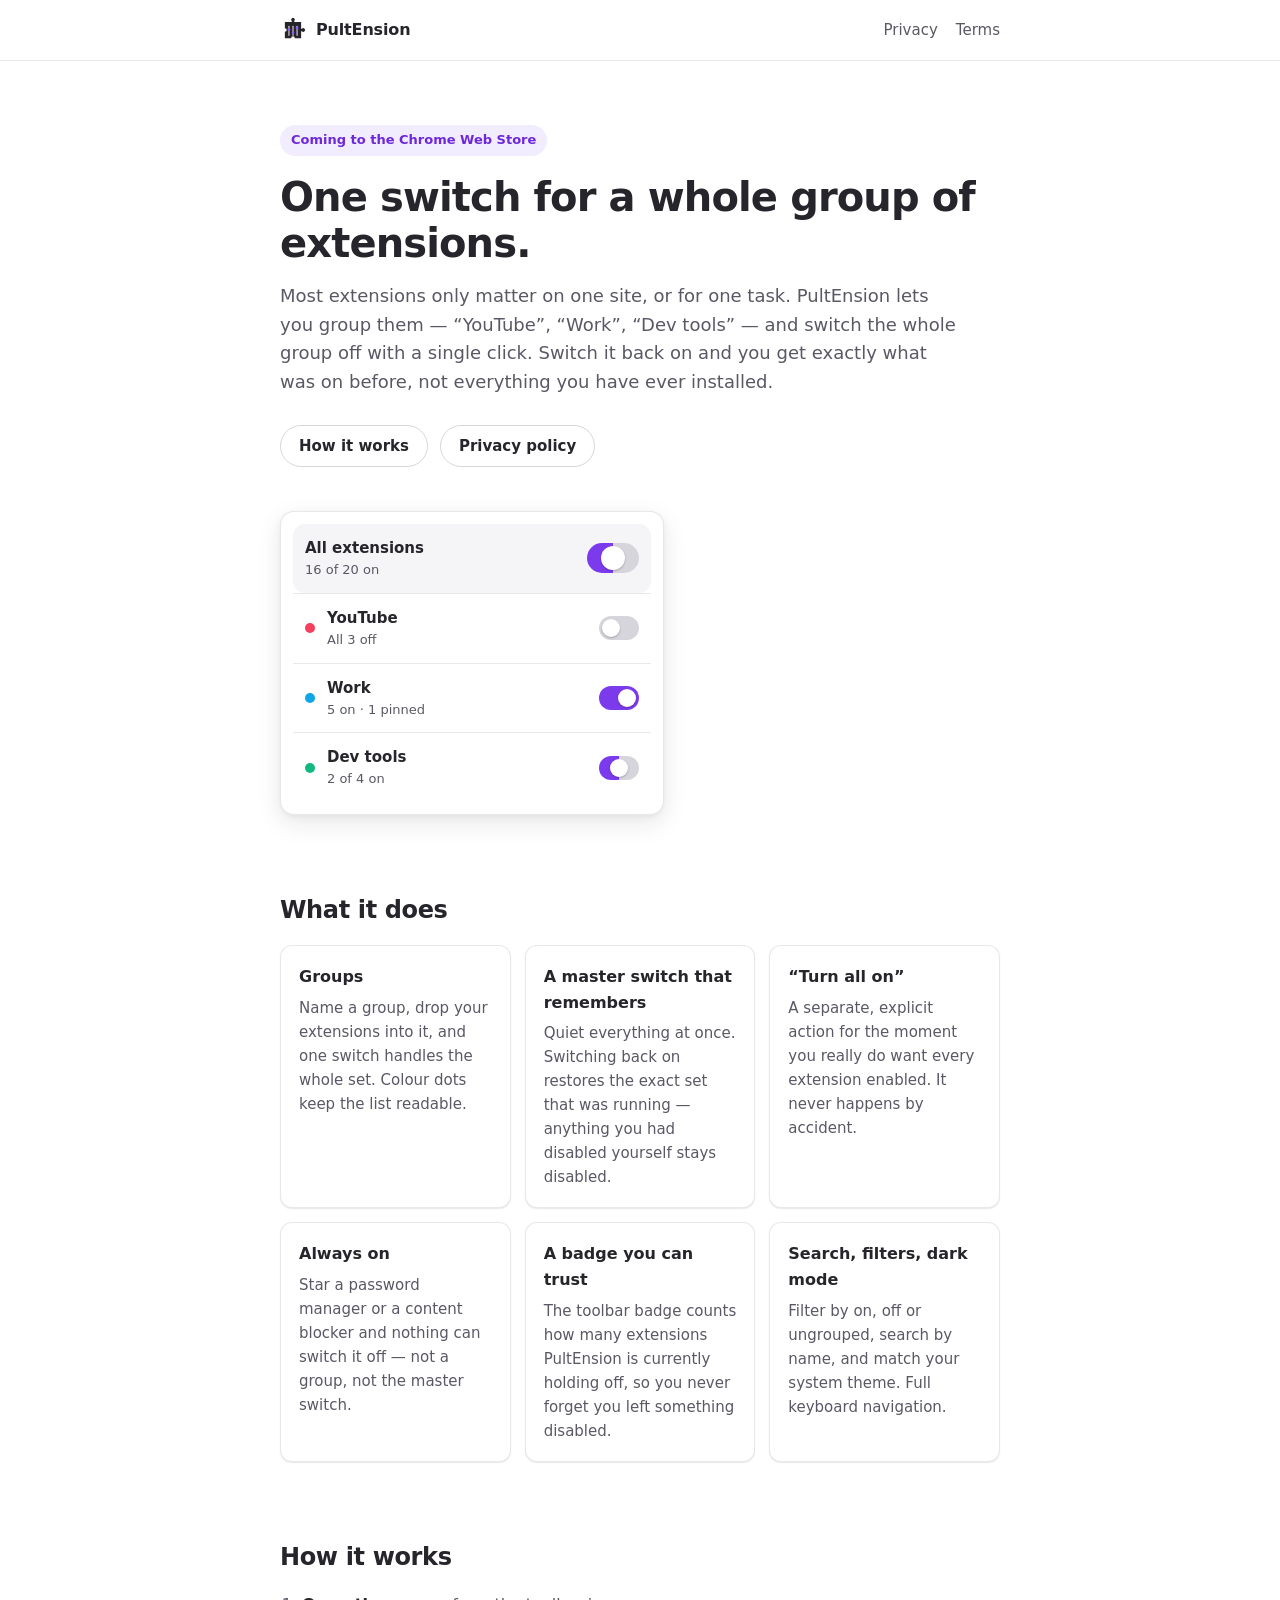
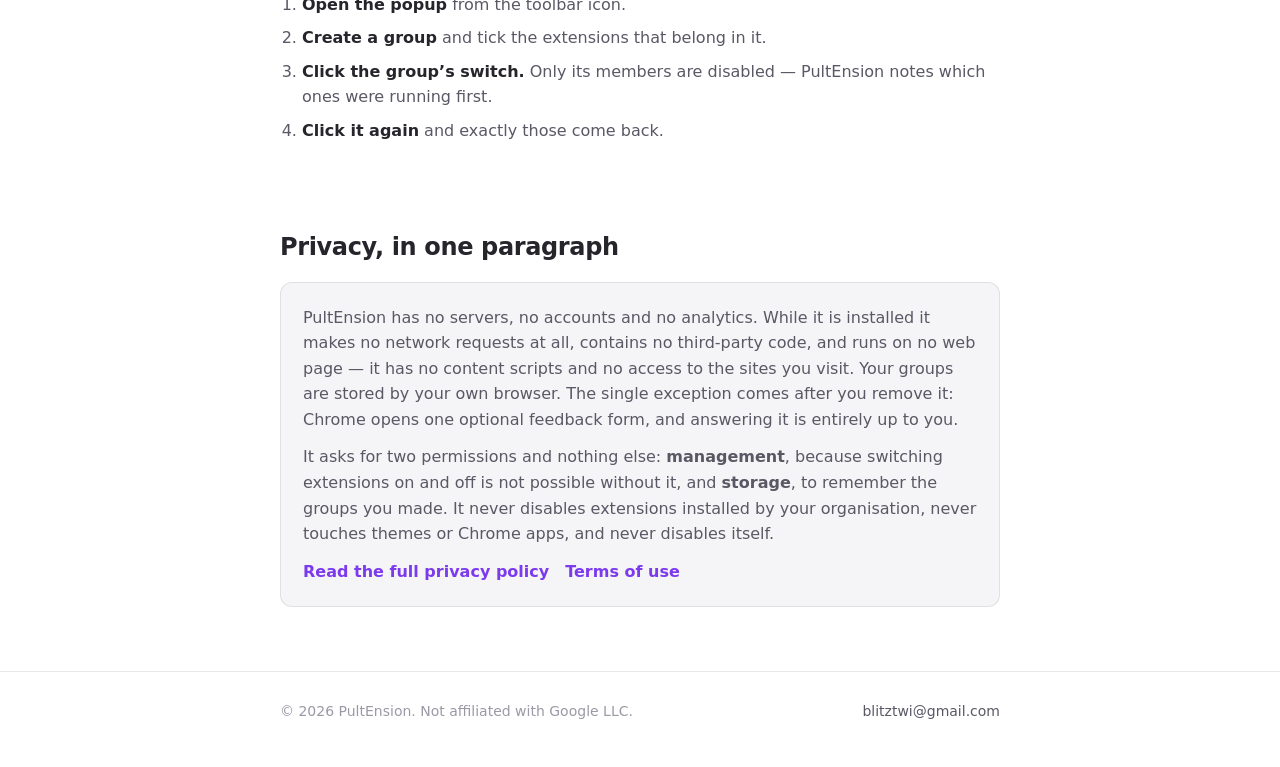
<file: index.html>
<!doctype html>
<html lang="en">
  <head>
    <meta charset="utf-8" />
    <meta name="viewport" content="width=device-width, initial-scale=1" />
    <title>PultEnsion — one switch for a whole group of extensions</title>
    <meta
      name="description"
      content="PultEnsion is a Chrome extension that turns a whole group of your extensions off with one click, and brings back exactly what was on before."
    />
    <link rel="icon" href="icon.svg" type="image/svg+xml" />
    <link rel="stylesheet" href="site.css" />
 
  </head>
  <body>
    <header class="top">
      <div class="wrap top__inner">
        <a class="brand" href="index.html">
          <svg width="26" height="26" viewBox="0 0 128 128" aria-hidden="true">
            <path
              fill="var(--brand-body)"
              d="M24 24 H58 V20 A9 9 0 1 1 70 20 V24 H104 V58 H108 A9 9 0 1 1 108 70 H104 V104 H73 A9 9 0 0 0 55 104 H24 V73 A9 9 0 0 0 24 55 V24 Z"
            />
            <g stroke="var(--brand-track)" stroke-width="6" stroke-linecap="round">
              <line x1="44" y1="46" x2="44" y2="90" />
              <line x1="64" y1="46" x2="64" y2="90" />
              <line x1="84" y1="46" x2="84" y2="90" />
            </g>
            <g fill="var(--brand-knob)">
              <circle cx="44" cy="62" r="7" />
              <circle cx="64" cy="78" r="7" />
              <circle cx="84" cy="54" r="7" />
            </g>
          </svg>
          <span class="brand__name">PultEnsion</span>
        </a>
        <nav class="nav">
          <a href="privacy.html">Privacy</a>
          <a href="terms.html">Terms</a>
        </nav>
      </div>
    </header>

    <main>
      <div class="wrap">
        <section class="hero">
          <span class="tag">Coming to the Chrome Web Store</span>
          <h1>One switch for a whole group of extensions.</h1>
          <p class="lead">
            Most extensions only matter on one site, or for one task. PultEnsion
            lets you group them — “YouTube”, “Work”, “Dev tools” — and switch the
            whole group off with a single click. Switch it back on and you get
            exactly what was on before, not everything you have ever installed.
          </p>
          <div class="hero__actions">
            <a class="btn btn--ghost" href="#how">How it works</a>
            <a class="btn btn--ghost" href="privacy.html">Privacy policy</a>
          </div>

          <div class="mock" aria-hidden="true">
            <div class="mock__row mock__row--master">
              <span class="mock__text">
                <span class="mock__title">All extensions</span>
                <span class="mock__meta">16 of 20 on</span>
              </span>
              <span class="sw sw--lg sw--mixed"></span>
            </div>
            <div class="mock__row">
              <span class="dot dot--rose"></span>
              <span class="mock__text">
                <span class="mock__title">YouTube</span>
                <span class="mock__meta">All 3 off</span>
              </span>
              <span class="sw"></span>
            </div>
            <div class="mock__row">
              <span class="dot dot--sky"></span>
              <span class="mock__text">
                <span class="mock__title">Work</span>
                <span class="mock__meta">5 on · 1 pinned</span>
              </span>
              <span class="sw sw--on"></span>
            </div>
            <div class="mock__row">
              <span class="dot dot--emerald"></span>
              <span class="mock__text">
                <span class="mock__title">Dev tools</span>
                <span class="mock__meta">2 of 4 on</span>
              </span>
              <span class="sw sw--mixed"></span>
            </div>
          </div>
        </section>

        <section>
          <h2>What it does</h2>
          <div class="cards">
            <div class="card">
              <h3>Groups</h3>
              <p>
                Name a group, drop your extensions into it, and one switch
                handles the whole set. Colour dots keep the list readable.
              </p>
            </div>
            <div class="card">
              <h3>A master switch that remembers</h3>
              <p>
                Quiet everything at once. Switching back on restores the exact
                set that was running — anything you had disabled yourself stays
                disabled.
              </p>
            </div>
            <div class="card">
              <h3>“Turn all on”</h3>
              <p>
                A separate, explicit action for the moment you really do want
                every extension enabled. It never happens by accident.
              </p>
            </div>
            <div class="card">
              <h3>Always on</h3>
              <p>
                Star a password manager or a content blocker and nothing can
                switch it off — not a group, not the master switch.
              </p>
            </div>
            <div class="card">
              <h3>A badge you can trust</h3>
              <p>
                The toolbar badge counts how many extensions PultEnsion is
                currently holding off, so you never forget you left something
                disabled.
              </p>
            </div>
            <div class="card">
              <h3>Search, filters, dark mode</h3>
              <p>
                Filter by on, off or ungrouped, search by name, and match your
                system theme. Full keyboard navigation.
              </p>
            </div>
          </div>
        </section>

        <section id="how">
          <h2>How it works</h2>
          <ol class="steps">
            <li><strong>Open the popup</strong> from the toolbar icon.</li>
            <li>
              <strong>Create a group</strong> and tick the extensions that belong
              in it.
            </li>
            <li>
              <strong>Click the group’s switch.</strong> Only its members are
              disabled — PultEnsion notes which ones were running first.
            </li>
            <li>
              <strong>Click it again</strong> and exactly those come back.
            </li>
          </ol>
        </section>

        <section id="privacy">
          <h2>Privacy, in one paragraph</h2>
          <div class="panel">
            <p>
              PultEnsion has no servers, no accounts and no analytics. While it
              is installed it makes no network requests at all, contains no
              third-party code, and runs on no web page — it has no content
              scripts and no access to the sites you visit. Your groups are
              stored by your own browser. The single exception comes after you
              remove it: Chrome opens one optional feedback form, and answering
              it is entirely up to you.
            </p>
            <p>
              It asks for two permissions and nothing else:
              <strong>management</strong>, because switching extensions on and
              off is not possible without it, and <strong>storage</strong>, to
              remember the groups you made. It never disables extensions
              installed by your organisation, never touches themes or Chrome
              apps, and never disables itself.
            </p>
            <p class="linkrow">
              <a href="privacy.html">Read the full privacy policy</a>
              <a href="terms.html">Terms of use</a>
            </p>
          </div>
        </section>
      </div>
    </main>

    <footer class="foot">
      <div class="wrap foot__inner">
        <span>© 2026 PultEnsion. Not affiliated with Google LLC.</span>
        <span><a href="mailto:blitztwi@gmail.com">blitztwi@gmail.com</a></span>
      </div>
    </footer>
  </body>
</html>
</file>
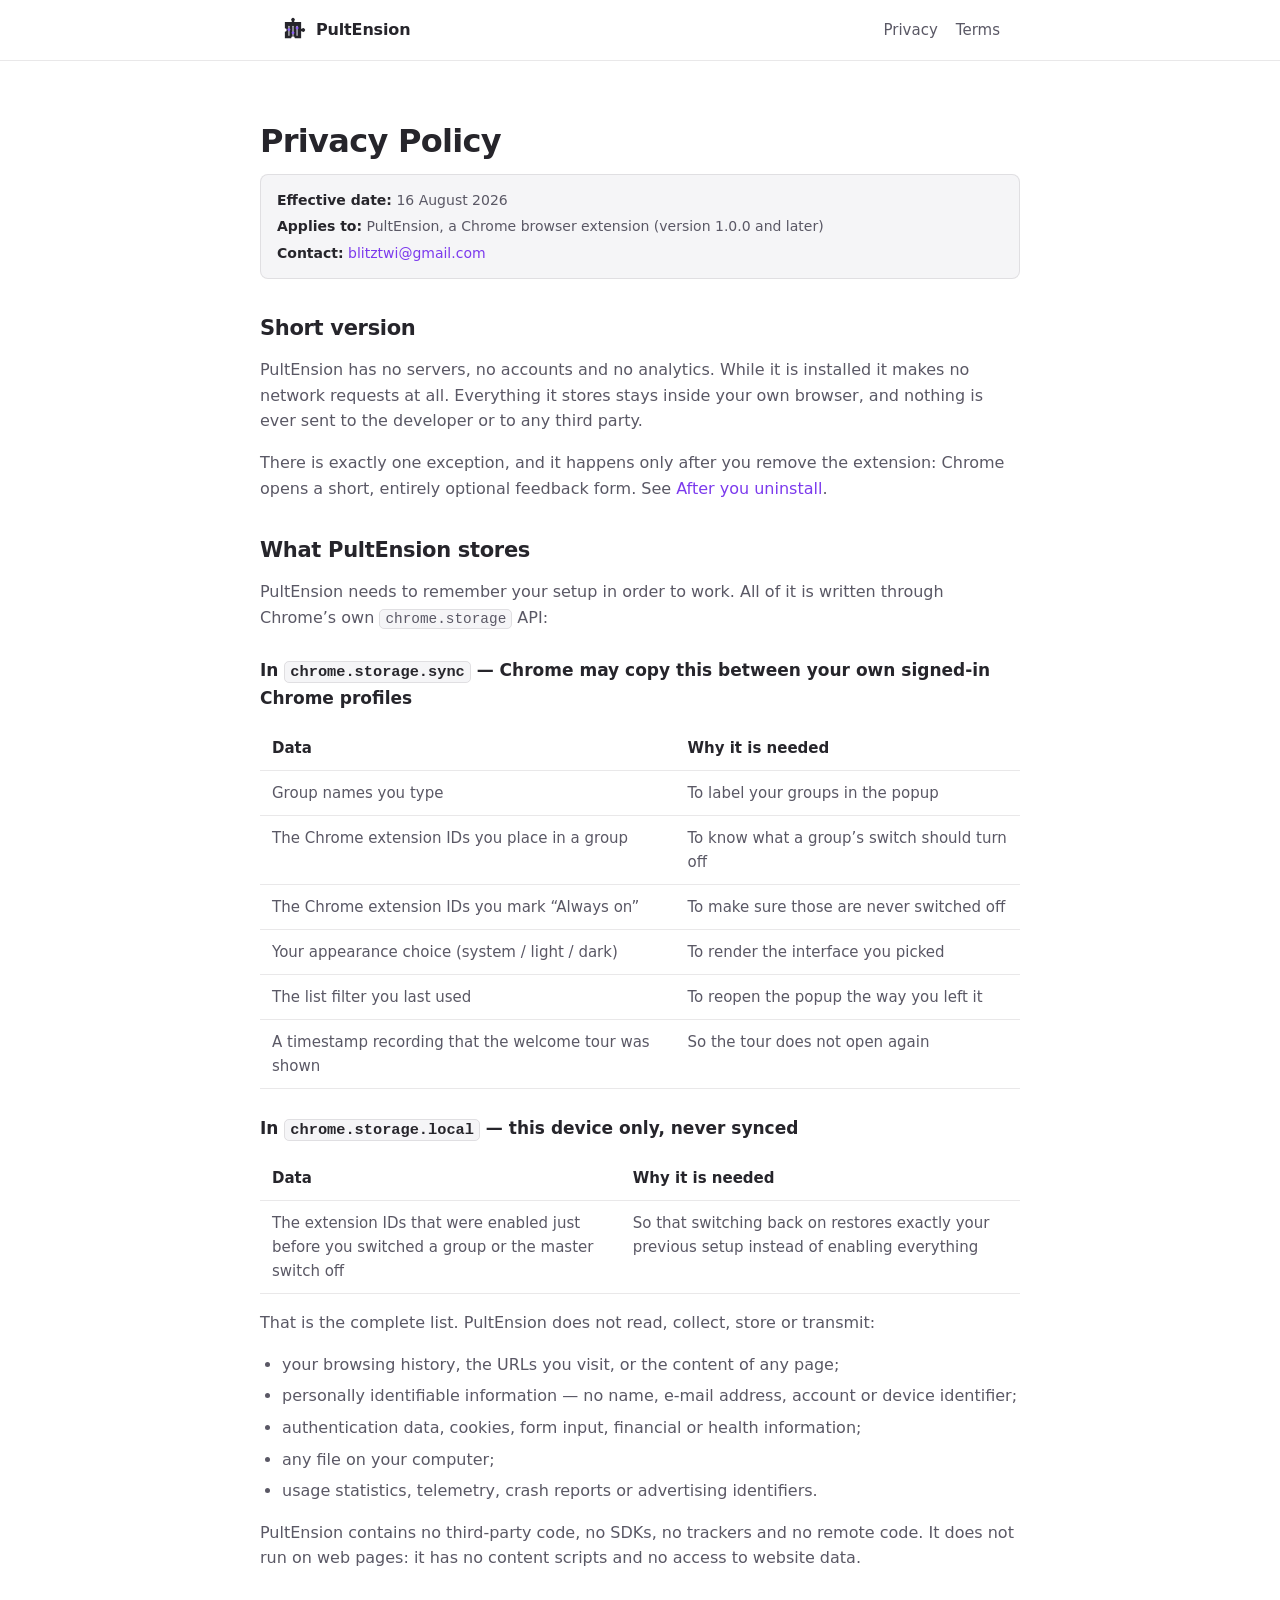
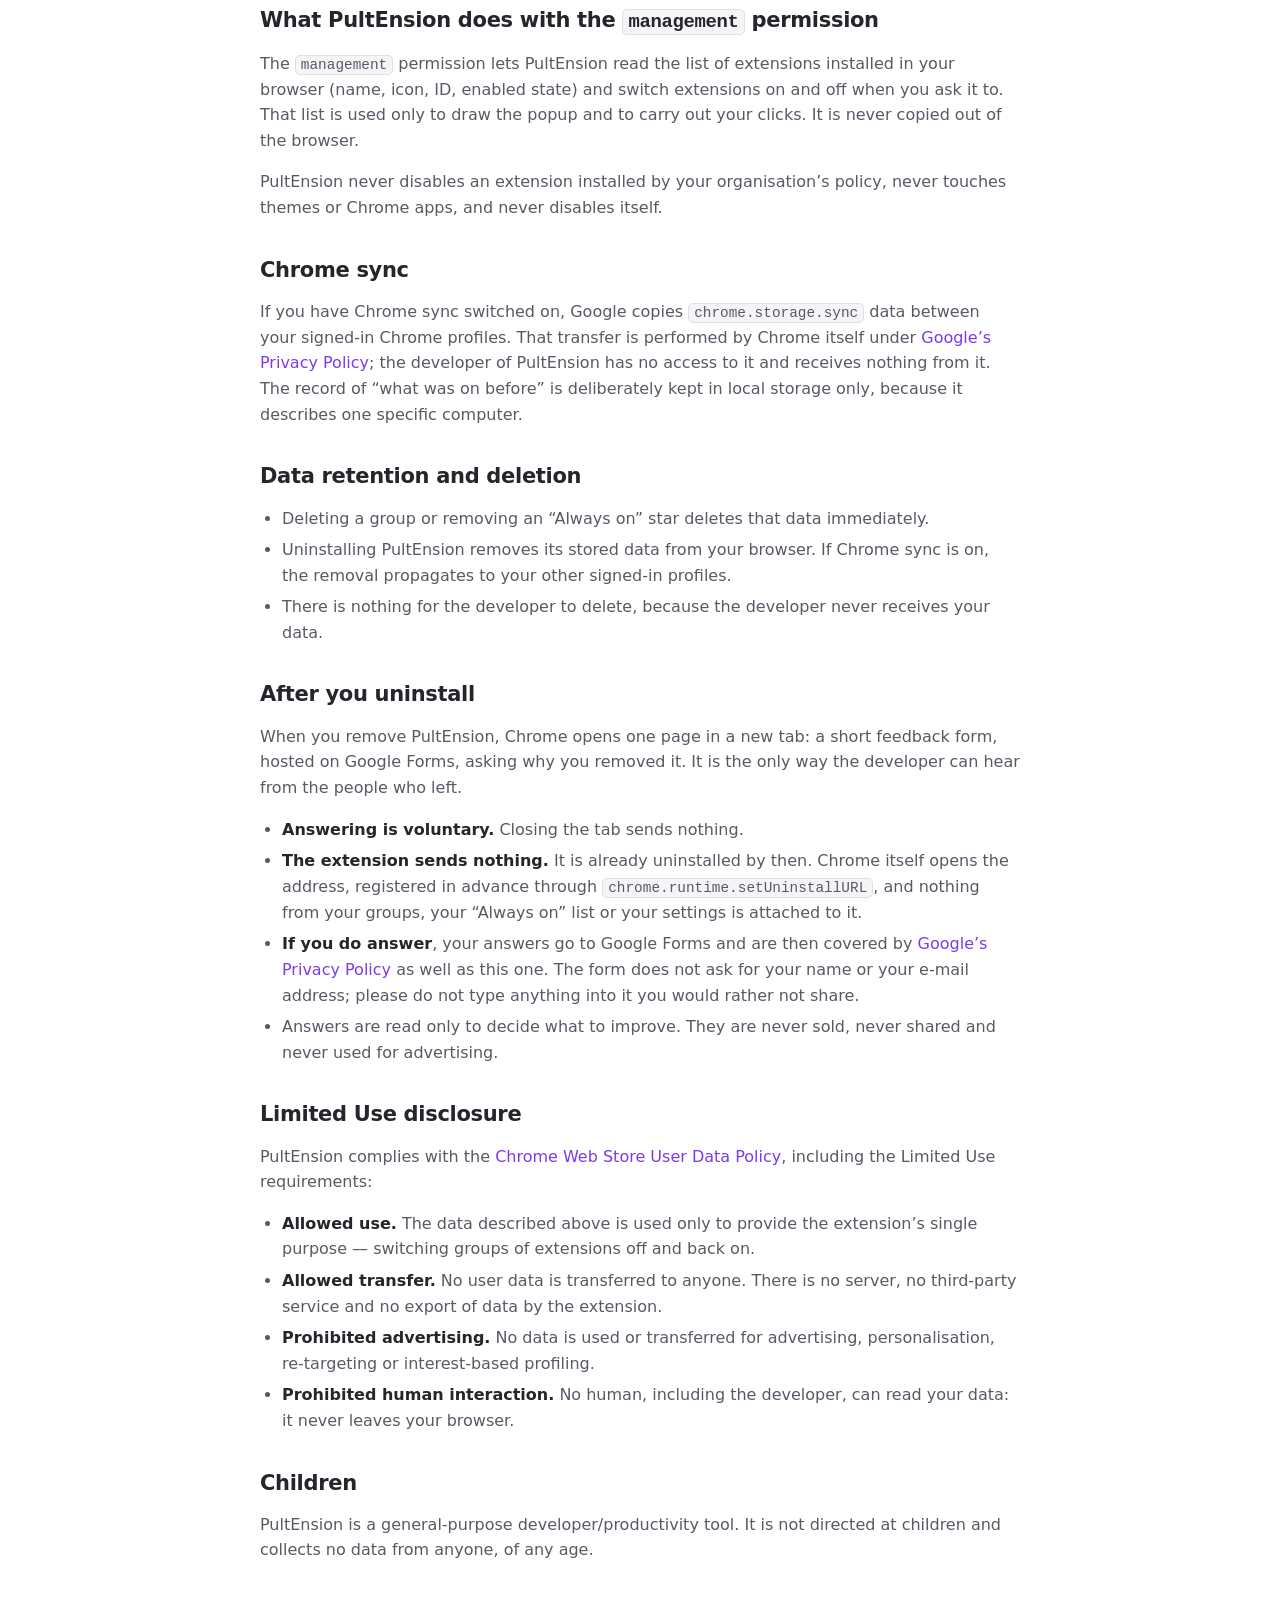
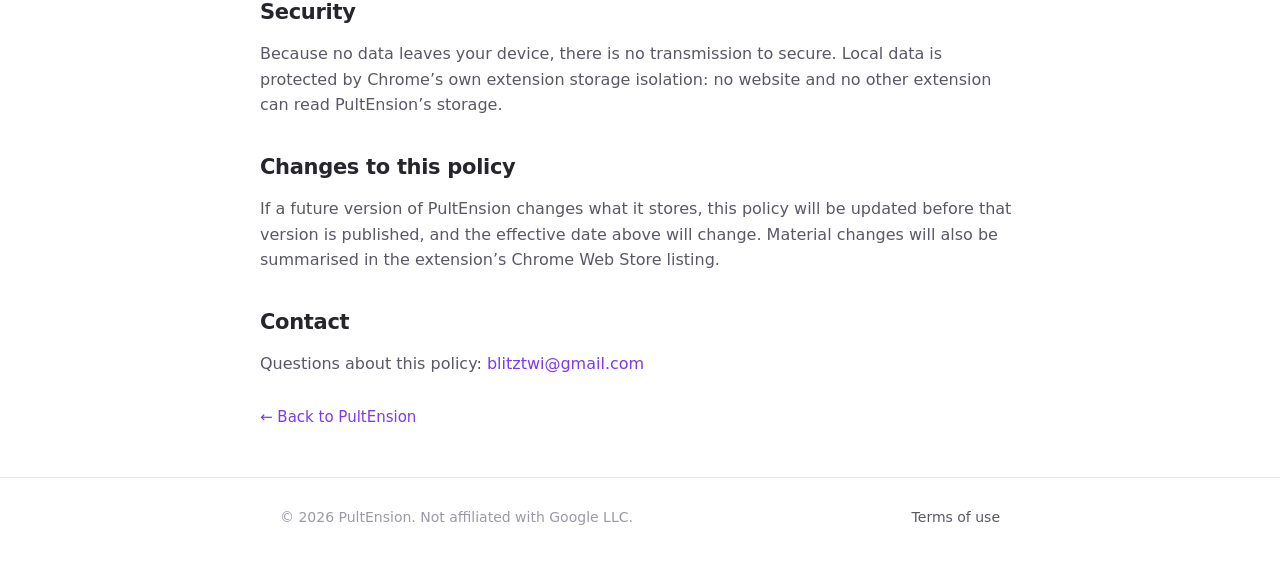
<file: privacy.html>
<!doctype html>
<html lang="en">
  <head>
    <meta charset="utf-8" />
    <meta name="viewport" content="width=device-width, initial-scale=1" />
    <title>Privacy Policy — PultEnsion</title>
    <meta
      name="description"
      content="PultEnsion privacy policy: no servers, no analytics, no network requests. Everything stays in your own browser."
    />
    <link rel="icon" href="icon.svg" type="image/svg+xml" />
    <link rel="stylesheet" href="site.css" />

  </head>
  <body>
    <header class="top">
      <div class="wrap top__inner">
        <a class="brand" href="index.html">
          <svg width="26" height="26" viewBox="0 0 128 128" aria-hidden="true">
            <path
              fill="var(--brand-body)"
              d="M24 24 H58 V20 A9 9 0 1 1 70 20 V24 H104 V58 H108 A9 9 0 1 1 108 70 H104 V104 H73 A9 9 0 0 0 55 104 H24 V73 A9 9 0 0 0 24 55 V24 Z"
            />
            <g stroke="var(--brand-track)" stroke-width="6" stroke-linecap="round">
              <line x1="44" y1="46" x2="44" y2="90" />
              <line x1="64" y1="46" x2="64" y2="90" />
              <line x1="84" y1="46" x2="84" y2="90" />
            </g>
            <g fill="var(--brand-knob)">
              <circle cx="44" cy="62" r="7" />
              <circle cx="64" cy="78" r="7" />
              <circle cx="84" cy="54" r="7" />
            </g>
          </svg>
          <span class="brand__name">PultEnsion</span>
        </a>
        <nav class="nav">
          <a href="privacy.html">Privacy</a>
          <a href="terms.html">Terms</a>
        </nav>
      </div>
    </header>

    <main class="wrap doc">
      <h1>Privacy Policy</h1>
      <div class="doc__meta">
        <div><strong>Effective date:</strong> 16 August 2026</div>
        <div>
          <strong>Applies to:</strong> PultEnsion, a Chrome browser extension
          (version 1.0.0 and later)
        </div>
        <div>
          <strong>Contact:</strong>
          <a href="mailto:blitztwi@gmail.com">blitztwi@gmail.com</a>
        </div>
      </div>

      <h2>Short version</h2>
      <p>
        PultEnsion has no servers, no accounts and no analytics. While it is
        installed it makes no network requests at all. Everything it stores stays
        inside your own browser, and nothing is ever sent to the developer or to
        any third party.
      </p>
      <p>
        There is exactly one exception, and it happens only after you remove the
        extension: Chrome opens a short, entirely optional feedback form. See
        <a href="#uninstall">After you uninstall</a>.
      </p>

      <h2>What PultEnsion stores</h2>
      <p>
        PultEnsion needs to remember your setup in order to work. All of it is
        written through Chrome’s own <code>chrome.storage</code> API:
      </p>

      <h3>
        In <code>chrome.storage.sync</code> — Chrome may copy this between your
        own signed-in Chrome profiles
      </h3>
      <div class="tablewrap">
        <table>
          <thead>
            <tr>
              <th>Data</th>
              <th>Why it is needed</th>
            </tr>
          </thead>
          <tbody>
            <tr>
              <td>Group names you type</td>
              <td>To label your groups in the popup</td>
            </tr>
            <tr>
              <td>The Chrome extension IDs you place in a group</td>
              <td>To know what a group’s switch should turn off</td>
            </tr>
            <tr>
              <td>The Chrome extension IDs you mark “Always on”</td>
              <td>To make sure those are never switched off</td>
            </tr>
            <tr>
              <td>Your appearance choice (system / light / dark)</td>
              <td>To render the interface you picked</td>
            </tr>
            <tr>
              <td>The list filter you last used</td>
              <td>To reopen the popup the way you left it</td>
            </tr>
            <tr>
              <td>A timestamp recording that the welcome tour was shown</td>
              <td>So the tour does not open again</td>
            </tr>
          </tbody>
        </table>
      </div>

      <h3>In <code>chrome.storage.local</code> — this device only, never synced</h3>
      <div class="tablewrap">
        <table>
          <thead>
            <tr>
              <th>Data</th>
              <th>Why it is needed</th>
            </tr>
          </thead>
          <tbody>
            <tr>
              <td>
                The extension IDs that were enabled just before you switched a
                group or the master switch off
              </td>
              <td>
                So that switching back on restores exactly your previous setup
                instead of enabling everything
              </td>
            </tr>
          </tbody>
        </table>
      </div>

      <p>
        That is the complete list. PultEnsion does not read, collect, store or
        transmit:
      </p>
      <ul>
        <li>
          your browsing history, the URLs you visit, or the content of any page;
        </li>
        <li>
          personally identifiable information — no name, e-mail address, account
          or device identifier;
        </li>
        <li>
          authentication data, cookies, form input, financial or health
          information;
        </li>
        <li>any file on your computer;</li>
        <li>
          usage statistics, telemetry, crash reports or advertising identifiers.
        </li>
      </ul>
      <p>
        PultEnsion contains no third-party code, no SDKs, no trackers and no
        remote code. It does not run on web pages: it has no content scripts and
        no access to website data.
      </p>

      <h2>What PultEnsion does with the <code>management</code> permission</h2>
      <p>
        The <code>management</code> permission lets PultEnsion read the list of
        extensions installed in your browser (name, icon, ID, enabled state) and
        switch extensions on and off when you ask it to. That list is used only
        to draw the popup and to carry out your clicks. It is never copied out of
        the browser.
      </p>
      <p>
        PultEnsion never disables an extension installed by your organisation’s
        policy, never touches themes or Chrome apps, and never disables itself.
      </p>

      <h2>Chrome sync</h2>
      <p>
        If you have Chrome sync switched on, Google copies
        <code>chrome.storage.sync</code> data between your signed-in Chrome
        profiles. That transfer is performed by Chrome itself under
        <a href="https://policies.google.com/privacy">Google’s Privacy Policy</a>;
        the developer of PultEnsion has no access to it and receives nothing from
        it. The record of “what was on before” is deliberately kept in local
        storage only, because it describes one specific computer.
      </p>

      <h2>Data retention and deletion</h2>
      <ul>
        <li>
          Deleting a group or removing an “Always on” star deletes that data
          immediately.
        </li>
        <li>
          Uninstalling PultEnsion removes its stored data from your browser. If
          Chrome sync is on, the removal propagates to your other signed-in
          profiles.
        </li>
        <li>
          There is nothing for the developer to delete, because the developer
          never receives your data.
        </li>
      </ul>

      <h2 id="uninstall">After you uninstall</h2>
      <p>
        When you remove PultEnsion, Chrome opens one page in a new tab: a short
        feedback form, hosted on Google Forms, asking why you removed it. It is
        the only way the developer can hear from the people who left.
      </p>
      <ul>
        <li><strong>Answering is voluntary.</strong> Closing the tab sends nothing.</li>
        <li>
          <strong>The extension sends nothing.</strong> It is already uninstalled
          by then. Chrome itself opens the address, registered in advance through
          <code>chrome.runtime.setUninstallURL</code>, and nothing from your
          groups, your “Always on” list or your settings is attached to it.
        </li>
        <li>
          <strong>If you do answer</strong>, your answers go to Google Forms and
          are then covered by
          <a href="https://policies.google.com/privacy">Google’s Privacy Policy</a>
          as well as this one. The form does not ask for your name or your e-mail
          address; please do not type anything into it you would rather not share.
        </li>
        <li>
          Answers are read only to decide what to improve. They are never sold,
          never shared and never used for advertising.
        </li>
      </ul>

      <h2>Limited Use disclosure</h2>
      <p>
        PultEnsion complies with the
        <a
          href="https://developer.chrome.com/docs/webstore/program-policies/user-data-faq"
          >Chrome Web Store User Data Policy</a
        >, including the Limited Use requirements:
      </p>
      <ul>
        <li>
          <strong>Allowed use.</strong> The data described above is used only to
          provide the extension’s single purpose — switching groups of extensions
          off and back on.
        </li>
        <li>
          <strong>Allowed transfer.</strong> No user data is transferred to
          anyone. There is no server, no third-party service and no export of
          data by the extension.
        </li>
        <li>
          <strong>Prohibited advertising.</strong> No data is used or transferred
          for advertising, personalisation, re-targeting or interest-based
          profiling.
        </li>
        <li>
          <strong>Prohibited human interaction.</strong> No human, including the
          developer, can read your data: it never leaves your browser.
        </li>
      </ul>

      <h2>Children</h2>
      <p>
        PultEnsion is a general-purpose developer/productivity tool. It is not
        directed at children and collects no data from anyone, of any age.
      </p>

      <h2>Security</h2>
      <p>
        Because no data leaves your device, there is no transmission to secure.
        Local data is protected by Chrome’s own extension storage isolation: no
        website and no other extension can read PultEnsion’s storage.
      </p>

      <h2>Changes to this policy</h2>
      <p>
        If a future version of PultEnsion changes what it stores, this policy will
        be updated before that version is published, and the effective date above
        will change. Material changes will also be summarised in the extension’s
        Chrome Web Store listing.
      </p>

      <h2>Contact</h2>
      <p>
        Questions about this policy:
        <a href="mailto:blitztwi@gmail.com">blitztwi@gmail.com</a>
      </p>

      <a class="back" href="index.html">← Back to PultEnsion</a>
    </main>

    <footer class="foot">
      <div class="wrap foot__inner">
        <span>© 2026 PultEnsion. Not affiliated with Google LLC.</span>
        <span><a href="terms.html">Terms of use</a></span>
      </div>
    </footer>
  </body>
</html>
</file>
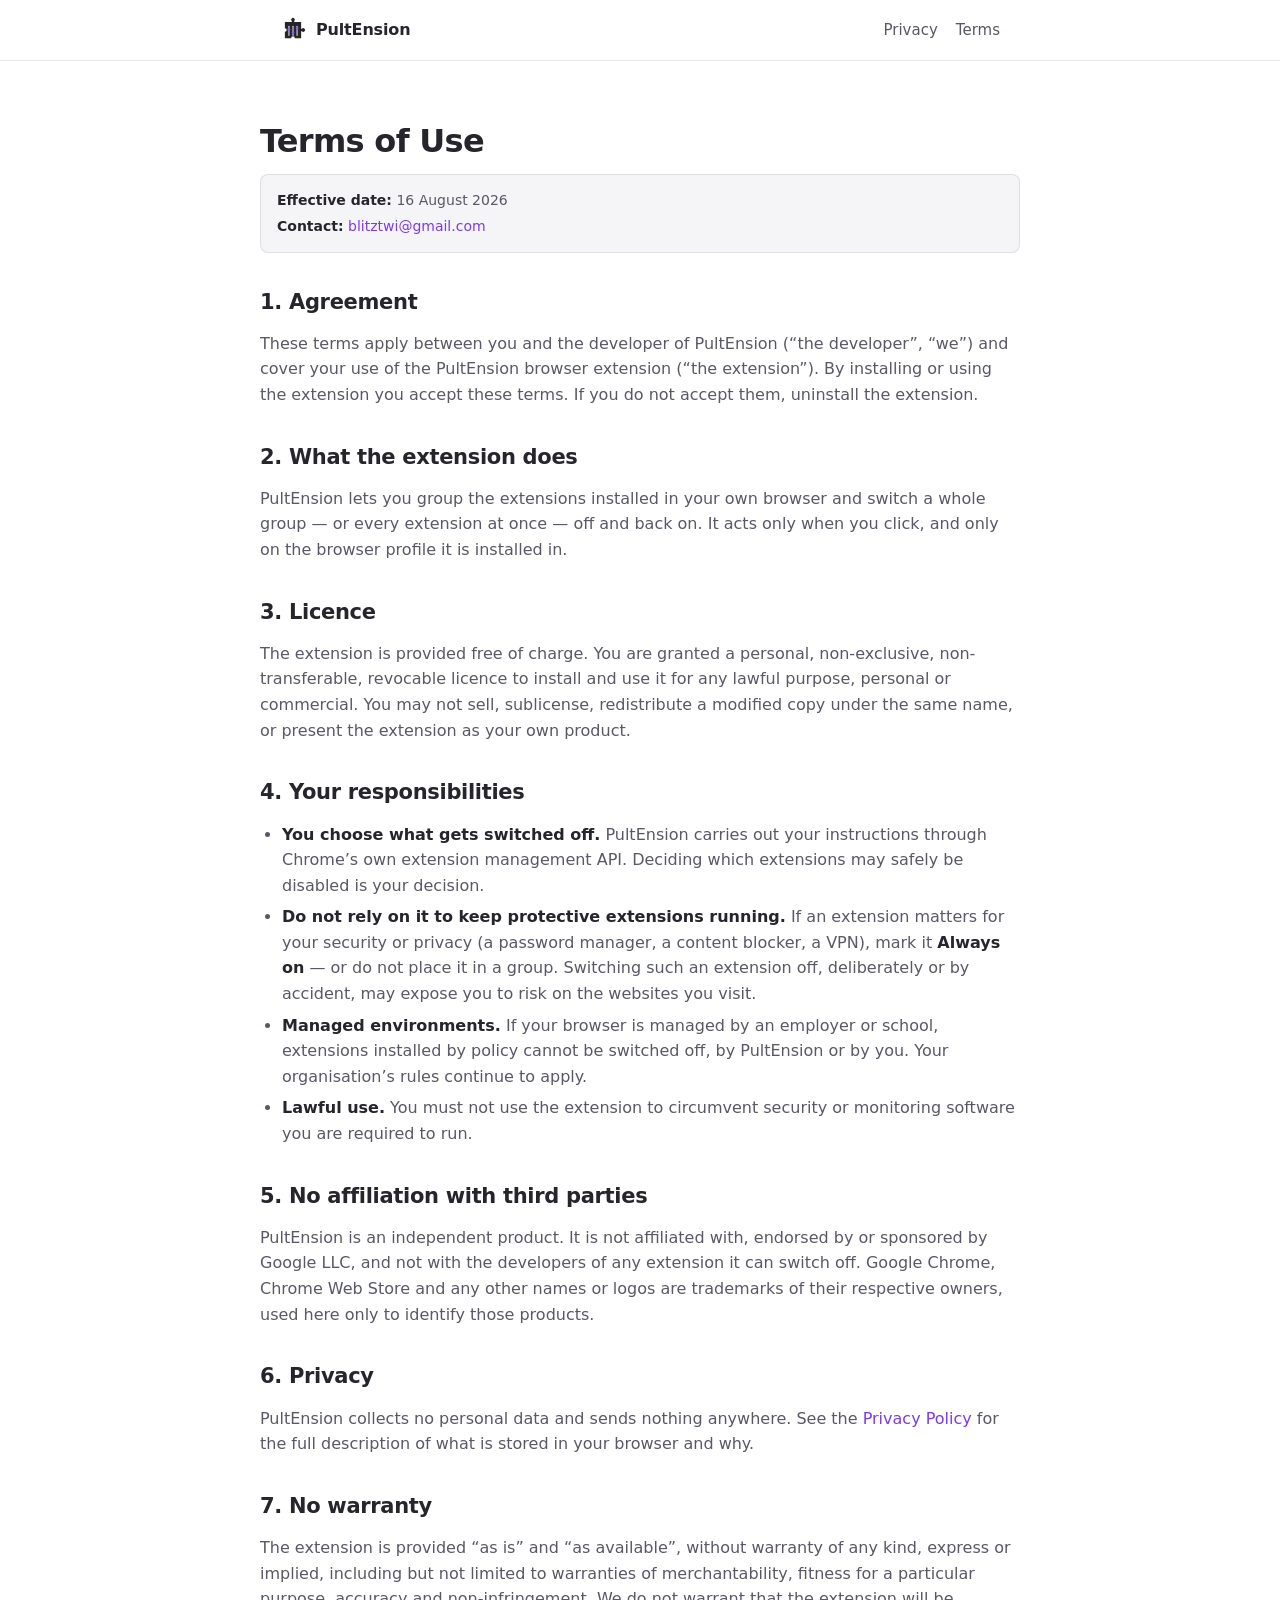
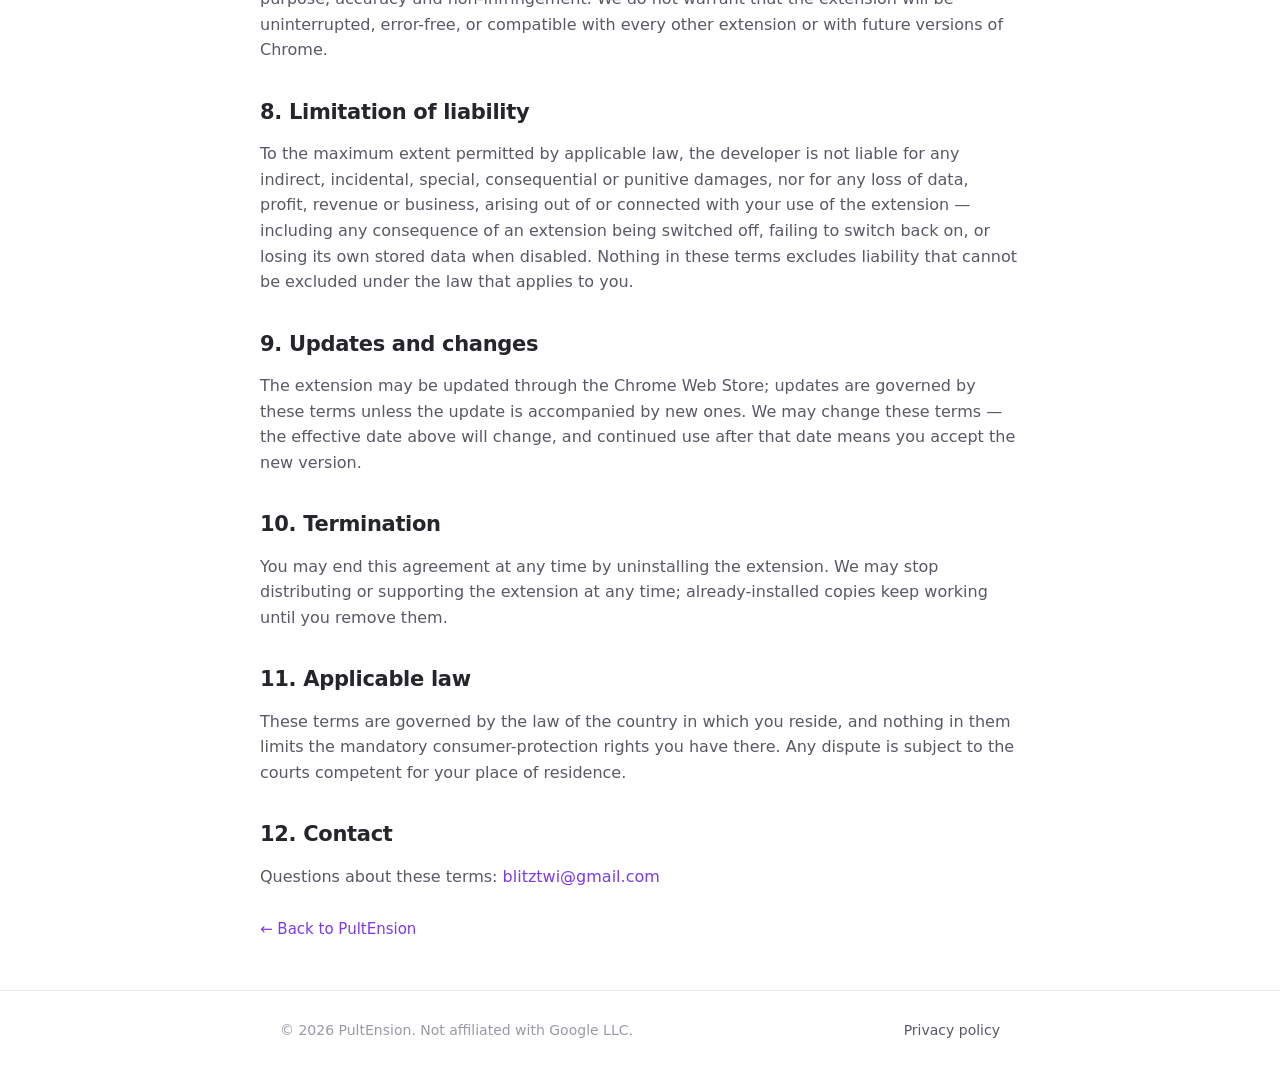
<file: terms.html>
<!doctype html>
<html lang="en">
  <head>
    <meta charset="utf-8" />
    <meta name="viewport" content="width=device-width, initial-scale=1" />
    <title>Terms of Use — PultEnsion</title>
    <meta
      name="description"
      content="PultEnsion terms of use: a free licence, your responsibilities, no warranty, limitation of liability."
    />
    <link rel="icon" href="icon.svg" type="image/svg+xml" />
    <link rel="stylesheet" href="site.css" />
 
  </head>
  <body>
    <header class="top">
      <div class="wrap top__inner">
        <a class="brand" href="index.html">
          <svg width="26" height="26" viewBox="0 0 128 128" aria-hidden="true">
            <path
              fill="var(--brand-body)"
              d="M24 24 H58 V20 A9 9 0 1 1 70 20 V24 H104 V58 H108 A9 9 0 1 1 108 70 H104 V104 H73 A9 9 0 0 0 55 104 H24 V73 A9 9 0 0 0 24 55 V24 Z"
            />
            <g stroke="var(--brand-track)" stroke-width="6" stroke-linecap="round">
              <line x1="44" y1="46" x2="44" y2="90" />
              <line x1="64" y1="46" x2="64" y2="90" />
              <line x1="84" y1="46" x2="84" y2="90" />
            </g>
            <g fill="var(--brand-knob)">
              <circle cx="44" cy="62" r="7" />
              <circle cx="64" cy="78" r="7" />
              <circle cx="84" cy="54" r="7" />
            </g>
          </svg>
          <span class="brand__name">PultEnsion</span>
        </a>
        <nav class="nav">
          <a href="privacy.html">Privacy</a>
          <a href="terms.html">Terms</a>
        </nav>
      </div>
    </header>

    <main class="wrap doc">
      <h1>Terms of Use</h1>
      <div class="doc__meta">
        <div><strong>Effective date:</strong> 16 August 2026</div>
        <div>
          <strong>Contact:</strong>
          <a href="mailto:blitztwi@gmail.com">blitztwi@gmail.com</a>
        </div>
      </div>

      <h2>1. Agreement</h2>
      <p>
        These terms apply between you and the developer of PultEnsion (“the
        developer”, “we”) and cover your use of the PultEnsion browser extension
        (“the extension”). By installing or using the extension you accept these
        terms. If you do not accept them, uninstall the extension.
      </p>

      <h2>2. What the extension does</h2>
      <p>
        PultEnsion lets you group the extensions installed in your own browser and
        switch a whole group — or every extension at once — off and back on. It
        acts only when you click, and only on the browser profile it is installed
        in.
      </p>

      <h2>3. Licence</h2>
      <p>
        The extension is provided free of charge. You are granted a personal,
        non-exclusive, non-transferable, revocable licence to install and use it
        for any lawful purpose, personal or commercial. You may not sell,
        sublicense, redistribute a modified copy under the same name, or present
        the extension as your own product.
      </p>

      <h2>4. Your responsibilities</h2>
      <ul>
        <li>
          <strong>You choose what gets switched off.</strong> PultEnsion carries
          out your instructions through Chrome’s own extension management API.
          Deciding which extensions may safely be disabled is your decision.
        </li>
        <li>
          <strong>Do not rely on it to keep protective extensions running.</strong>
          If an extension matters for your security or privacy (a password
          manager, a content blocker, a VPN), mark it <strong>Always on</strong> —
          or do not place it in a group. Switching such an extension off,
          deliberately or by accident, may expose you to risk on the websites you
          visit.
        </li>
        <li>
          <strong>Managed environments.</strong> If your browser is managed by an
          employer or school, extensions installed by policy cannot be switched
          off, by PultEnsion or by you. Your organisation’s rules continue to
          apply.
        </li>
        <li>
          <strong>Lawful use.</strong> You must not use the extension to
          circumvent security or monitoring software you are required to run.
        </li>
      </ul>

      <h2>5. No affiliation with third parties</h2>
      <p>
        PultEnsion is an independent product. It is not affiliated with, endorsed
        by or sponsored by Google LLC, and not with the developers of any
        extension it can switch off. Google Chrome, Chrome Web Store and any other
        names or logos are trademarks of their respective owners, used here only
        to identify those products.
      </p>

      <h2>6. Privacy</h2>
      <p>
        PultEnsion collects no personal data and sends nothing anywhere. See the
        <a href="privacy.html">Privacy Policy</a> for the full description of what
        is stored in your browser and why.
      </p>

      <h2>7. No warranty</h2>
      <p>
        The extension is provided “as is” and “as available”, without warranty of
        any kind, express or implied, including but not limited to warranties of
        merchantability, fitness for a particular purpose, accuracy and
        non-infringement. We do not warrant that the extension will be
        uninterrupted, error-free, or compatible with every other extension or
        with future versions of Chrome.
      </p>

      <h2>8. Limitation of liability</h2>
      <p>
        To the maximum extent permitted by applicable law, the developer is not
        liable for any indirect, incidental, special, consequential or punitive
        damages, nor for any loss of data, profit, revenue or business, arising
        out of or connected with your use of the extension — including any
        consequence of an extension being switched off, failing to switch back on,
        or losing its own stored data when disabled. Nothing in these terms
        excludes liability that cannot be excluded under the law that applies to
        you.
      </p>

      <h2>9. Updates and changes</h2>
      <p>
        The extension may be updated through the Chrome Web Store; updates are
        governed by these terms unless the update is accompanied by new ones. We
        may change these terms — the effective date above will change, and
        continued use after that date means you accept the new version.
      </p>

      <h2>10. Termination</h2>
      <p>
        You may end this agreement at any time by uninstalling the extension. We
        may stop distributing or supporting the extension at any time;
        already-installed copies keep working until you remove them.
      </p>

      <h2>11. Applicable law</h2>
      <p>
        These terms are governed by the law of the country in which you reside,
        and nothing in them limits the mandatory consumer-protection rights you
        have there. Any dispute is subject to the courts competent for your place
        of residence.
      </p>

      <h2>12. Contact</h2>
      <p>
        Questions about these terms:
        <a href="mailto:blitztwi@gmail.com">blitztwi@gmail.com</a>
      </p>

      <a class="back" href="index.html">← Back to PultEnsion</a>
    </main>

    <footer class="foot">
      <div class="wrap foot__inner">
        <span>© 2026 PultEnsion. Not affiliated with Google LLC.</span>
        <span><a href="privacy.html">Privacy policy</a></span>
      </div>
    </footer>
  </body>
</html>
</file>
<file: site.css>
/*
 * PultEnsion site — one stylesheet, no JS, no fonts, no dependencies.
 *
 * The palette is the extension's own (tokens.css): neutrals sampled from the
 * brand mark (#26252b body, #b9b7c2 tracks) plus the mark's violet accent.
 * Duplicated instead of imported because GitHub Pages only serves this folder.
 */

:root {
  color-scheme: light dark;

  --font-sans: system-ui, -apple-system, "Segoe UI", Roboto, "Helvetica Neue",
    Arial, sans-serif;

  --bg: #ffffff;
  --bg-sunken: #f5f5f7;
  --surface: #ffffff;
  --border: rgba(38, 37, 43, 0.1);
  --border-strong: rgba(38, 37, 43, 0.18);

  --text: #26252b;
  --text-2: #5a5865;
  --text-3: #9b99a6;

  --accent: #7c3aed;
  --accent-hover: #6d28d9;
  --accent-on: #ffffff;
  --accent-soft: #f1ecfe;
  --accent-soft-text: #6d28d9;

  --track-off: #d6d5dc;
  --focus: #8b5cf6;

  --brand-body: #26252b;
  --brand-track: #c9c8d1;
  --brand-knob: #8b5cf6;

  --dot-rose: #f43f5e;
  --dot-sky: #0ea5e9;
  --dot-emerald: #10b981;

  --shadow-1: 0 1px 2px rgba(26, 25, 30, 0.06), 0 1px 1px rgba(26, 25, 30, 0.04);
  --shadow-2: 0 8px 24px rgba(26, 25, 30, 0.1), 0 2px 6px rgba(26, 25, 30, 0.05);

  --r-8: 8px;
  --r-12: 12px;
  --r-14: 14px;
  --r-pill: 999px;
}

@media (prefers-color-scheme: dark) {
  :root {
    --bg: #17161b;
    --bg-sunken: #121116;
    --surface: #1f1e24;
    --border: rgba(255, 255, 255, 0.09);
    --border-strong: rgba(255, 255, 255, 0.18);

    --text: #f2f1f5;
    --text-2: #a8a6b2;
    --text-3: #85838f;

    --accent: #a78bfa;
    --accent-hover: #b9a3fc;
    --accent-on: #1a1425;
    --accent-soft: rgba(139, 92, 246, 0.18);
    --accent-soft-text: #c4b5fd;

    --track-off: #3c3b44;
    --focus: #a78bfa;

    --brand-body: #e9e8ee;
    --brand-track: #6d6a7a;
    --brand-knob: #a78bfa;

    --shadow-1: 0 1px 2px rgba(0, 0, 0, 0.4);
    --shadow-2: 0 8px 24px rgba(0, 0, 0, 0.5), 0 2px 6px rgba(0, 0, 0, 0.3);
  }
}

*,
*::before,
*::after {
  box-sizing: border-box;
}

html {
  -webkit-text-size-adjust: 100%;
}

body {
  margin: 0;
  background: var(--bg);
  color: var(--text);
  font-family: var(--font-sans);
  font-size: 16px;
  line-height: 1.6;
  -webkit-font-smoothing: antialiased;
}

.wrap {
  width: 100%;
  max-width: 760px;
  margin: 0 auto;
  padding: 0 20px;
}

a {
  color: var(--accent);
  text-decoration: none;
}

a:hover {
  color: var(--accent-hover);
  text-decoration: underline;
}

:focus-visible {
  outline: 2px solid var(--focus);
  outline-offset: 2px;
  border-radius: 4px;
}

/* ---- Header -------------------------------------------------------------- */

.top {
  position: sticky;
  top: 0;
  z-index: 2;
  background: var(--bg);
  background: color-mix(in srgb, var(--bg) 88%, transparent);
  backdrop-filter: blur(8px);
  border-bottom: 1px solid var(--border);
}

.top__inner {
  display: flex;
  align-items: center;
  justify-content: space-between;
  gap: 16px;
  height: 60px;
}

.brand {
  display: inline-flex;
  align-items: center;
  gap: 10px;
  color: var(--text);
  font-weight: 650;
  letter-spacing: -0.01em;
}

.brand:hover {
  color: var(--text);
  text-decoration: none;
}

.nav {
  display: flex;
  align-items: center;
  gap: 18px;
  font-size: 15px;
}

.nav a {
  color: var(--text-2);
}

.nav a:hover {
  color: var(--text);
}

/* ---- Hero ---------------------------------------------------------------- */

.hero {
  padding: 64px 0 40px;
}

.tag {
  display: inline-block;
  padding: 5px 11px;
  border-radius: var(--r-pill);
  background: var(--accent-soft);
  color: var(--accent-soft-text);
  font-size: 13px;
  font-weight: 600;
}

h1 {
  margin: 18px 0 0;
  font-size: 40px;
  line-height: 1.15;
  letter-spacing: -0.022em;
  font-weight: 700;
}

.lead {
  margin: 16px 0 0;
  max-width: 60ch;
  font-size: 18px;
  color: var(--text-2);
}

.hero__actions {
  display: flex;
  flex-wrap: wrap;
  align-items: center;
  gap: 12px;
  margin-top: 28px;
}

.btn {
  display: inline-flex;
  align-items: center;
  gap: 8px;
  height: 42px;
  padding: 0 18px;
  border: 1px solid transparent;
  border-radius: var(--r-pill);
  font-size: 15px;
  font-weight: 600;
}

.btn--primary {
  background: var(--accent);
  color: var(--accent-on);
}

.btn--primary:hover {
  background: var(--accent-hover);
  color: var(--accent-on);
  text-decoration: none;
}

.btn--ghost {
  border-color: var(--border-strong);
  color: var(--text);
}

.btn--ghost:hover {
  background: var(--bg-sunken);
  color: var(--text);
  text-decoration: none;
}

/* ---- Popup mock ---------------------------------------------------------- */

.mock {
  margin: 44px 0 0;
  width: 100%;
  max-width: 384px;
  padding: 12px;
  background: var(--surface);
  border: 1px solid var(--border);
  border-radius: var(--r-14);
  box-shadow: var(--shadow-2);
}

.mock__row {
  display: flex;
  align-items: center;
  gap: 12px;
  padding: 12px;
  border-radius: var(--r-12);
}

.mock__row + .mock__row {
  border-top: 1px solid var(--border);
  border-radius: 0;
}

.mock__row--master {
  background: var(--bg-sunken);
}

.mock__text {
  flex: 1;
  min-width: 0;
}

.mock__title {
  display: block;
  font-size: 15px;
  font-weight: 650;
}

.mock__meta {
  display: block;
  font-size: 13px;
  color: var(--text-2);
}

.dot {
  width: 10px;
  height: 10px;
  border-radius: 50%;
  flex: none;
}

.dot--rose {
  background: var(--dot-rose);
}

.dot--sky {
  background: var(--dot-sky);
}

.dot--emerald {
  background: var(--dot-emerald);
}

.sw {
  position: relative;
  width: 40px;
  height: 24px;
  flex: none;
  border-radius: var(--r-pill);
  background: var(--track-off);
}

.sw::after {
  content: "";
  position: absolute;
  top: 3px;
  left: 3px;
  width: 18px;
  height: 18px;
  border-radius: 50%;
  background: #fff;
  box-shadow: 0 1px 2px rgba(26, 25, 30, 0.28);
}

.sw--on {
  background: var(--accent);
}

.sw--on::after {
  left: 19px;
}

.sw--mixed {
  background: linear-gradient(90deg, var(--accent) 50%, var(--track-off) 50%);
}

.sw--mixed::after {
  left: 11px;
}

.sw--lg {
  width: 52px;
  height: 30px;
}

.sw--lg::after {
  width: 24px;
  height: 24px;
}

.sw--lg.sw--mixed::after {
  left: 14px;
}

/* ---- Sections ------------------------------------------------------------ */

section {
  padding: 40px 0;
}

h2 {
  margin: 0 0 20px;
  font-size: 24px;
  line-height: 1.25;
  letter-spacing: -0.015em;
  font-weight: 680;
}

.cards {
  display: grid;
  grid-template-columns: repeat(auto-fit, minmax(230px, 1fr));
  gap: 14px;
}

.card {
  padding: 18px;
  background: var(--surface);
  border: 1px solid var(--border);
  border-radius: var(--r-12);
  box-shadow: var(--shadow-1);
}

.card h3 {
  margin: 0 0 6px;
  font-size: 16px;
  font-weight: 650;
}

.card p {
  margin: 0;
  font-size: 15px;
  color: var(--text-2);
}

.steps {
  margin: 0;
  padding-left: 22px;
  color: var(--text-2);
}

.steps li {
  margin-bottom: 8px;
}

.steps strong {
  color: var(--text);
}

.panel {
  padding: 22px;
  background: var(--bg-sunken);
  border: 1px solid var(--border);
  border-radius: var(--r-12);
}

.panel p {
  margin: 0 0 12px;
  color: var(--text-2);
}

.panel p:last-child {
  margin-bottom: 0;
}

.linkrow {
  display: flex;
  flex-wrap: wrap;
  gap: 16px;
  font-weight: 600;
}

/* ---- Legal pages --------------------------------------------------------- */

.doc {
  padding: 44px 0 24px;
}

.doc h1 {
  font-size: 32px;
}

.doc__meta {
  margin: 14px 0 0;
  padding: 14px 16px;
  background: var(--bg-sunken);
  border: 1px solid var(--border);
  border-radius: var(--r-8);
  font-size: 14px;
  color: var(--text-2);
}

.doc__meta div + div {
  margin-top: 4px;
}

.doc h2 {
  margin: 36px 0 12px;
  font-size: 21px;
}

.doc h3 {
  margin: 26px 0 8px;
  font-size: 17px;
}

.doc p,
.doc li {
  color: var(--text-2);
}

.doc ul {
  padding-left: 22px;
}

.doc li {
  margin-bottom: 6px;
}

.doc strong {
  color: var(--text);
}

.doc code {
  padding: 1px 5px;
  background: var(--bg-sunken);
  border: 1px solid var(--border);
  border-radius: 5px;
  font-size: 0.9em;
}

.tablewrap {
  overflow-x: auto;
  margin: 14px 0;
}

table {
  width: 100%;
  border-collapse: collapse;
  font-size: 15px;
}

th,
td {
  padding: 10px 12px;
  text-align: left;
  vertical-align: top;
  border-bottom: 1px solid var(--border);
  color: var(--text-2);
}

th {
  color: var(--text);
  font-weight: 650;
  white-space: nowrap;
}

.back {
  display: inline-block;
  margin-top: 12px;
  font-size: 15px;
}

/* ---- Footer -------------------------------------------------------------- */

.foot {
  margin-top: 24px;
  padding: 28px 0 44px;
  border-top: 1px solid var(--border);
  font-size: 14px;
  color: var(--text-3);
}

.foot__inner {
  display: flex;
  flex-wrap: wrap;
  gap: 8px 20px;
  justify-content: space-between;
}

.foot a {
  color: var(--text-2);
}

/* ---- Small screens ------------------------------------------------------- */

@media (max-width: 560px) {
  h1 {
    font-size: 31px;
  }

  .lead {
    font-size: 17px;
  }

  .hero {
    padding: 44px 0 32px;
  }

  .brand__name {
    font-size: 15px;
  }
}
</file>
